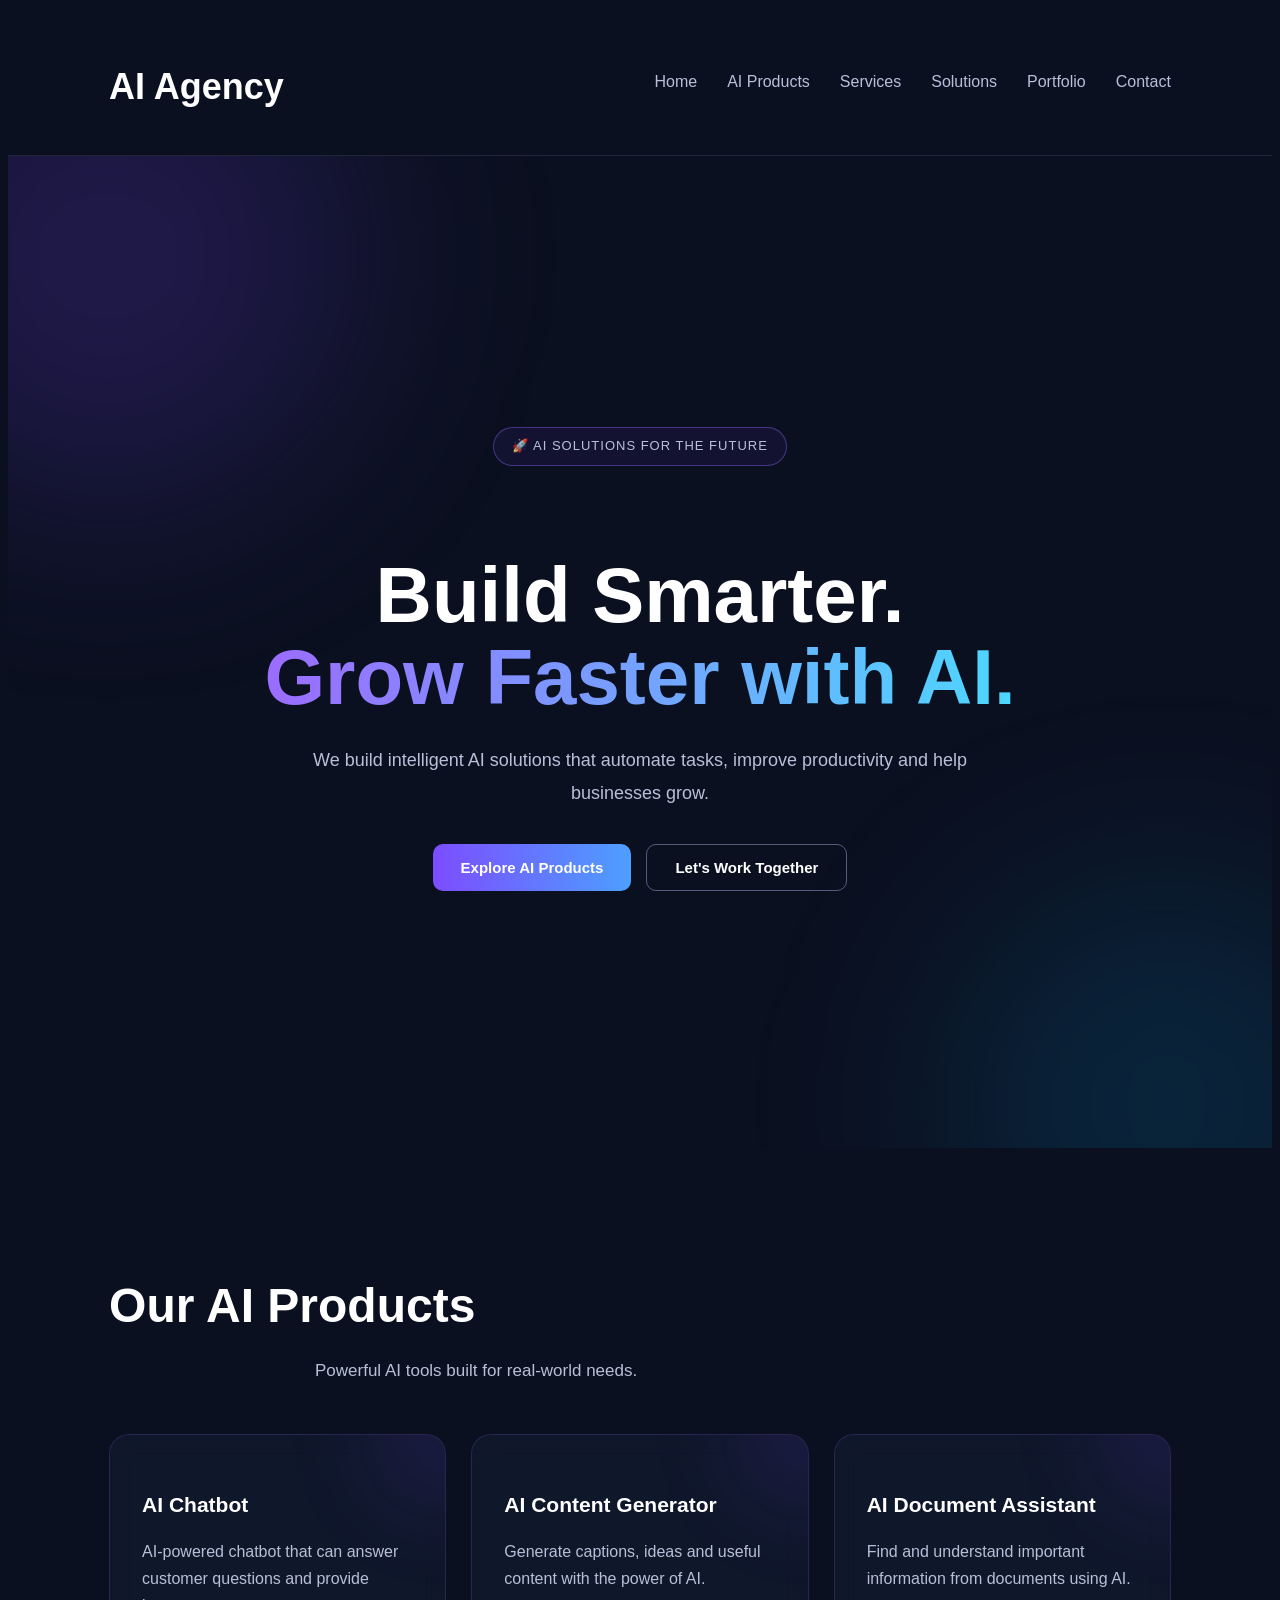
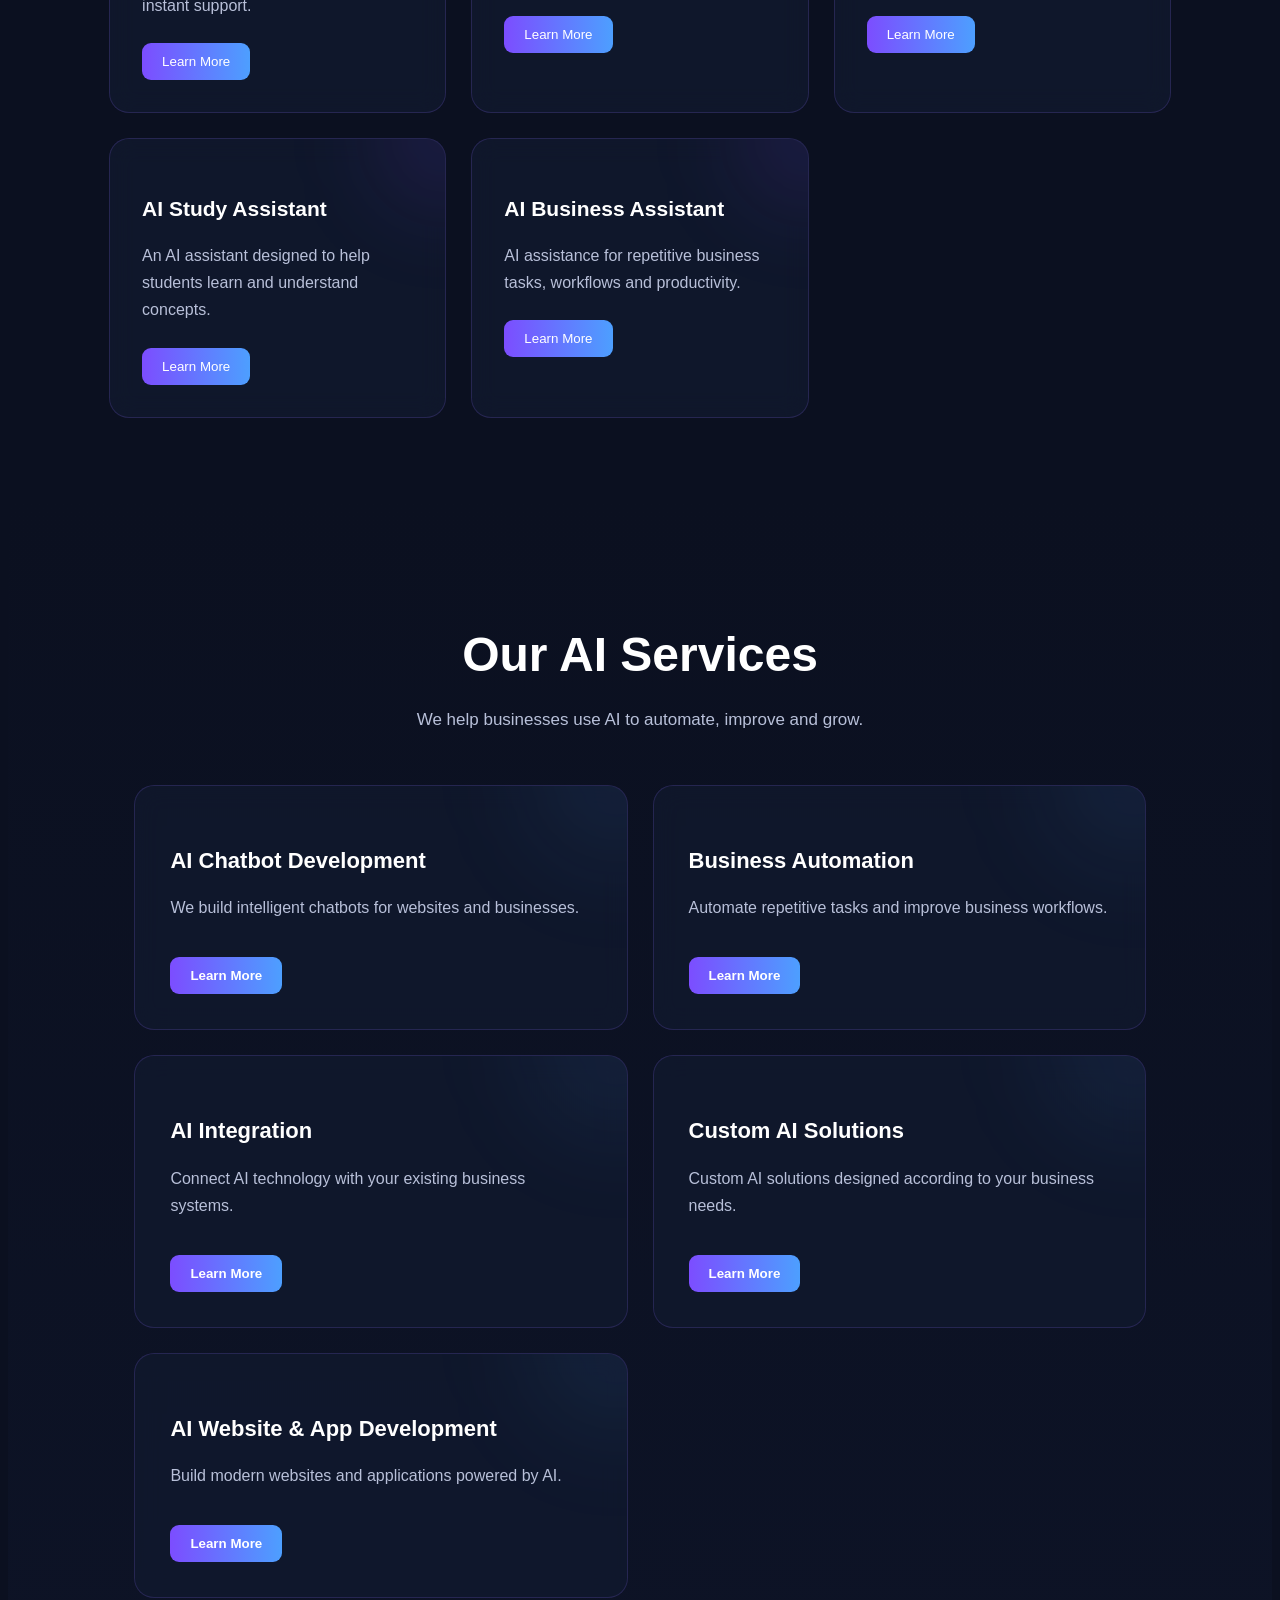
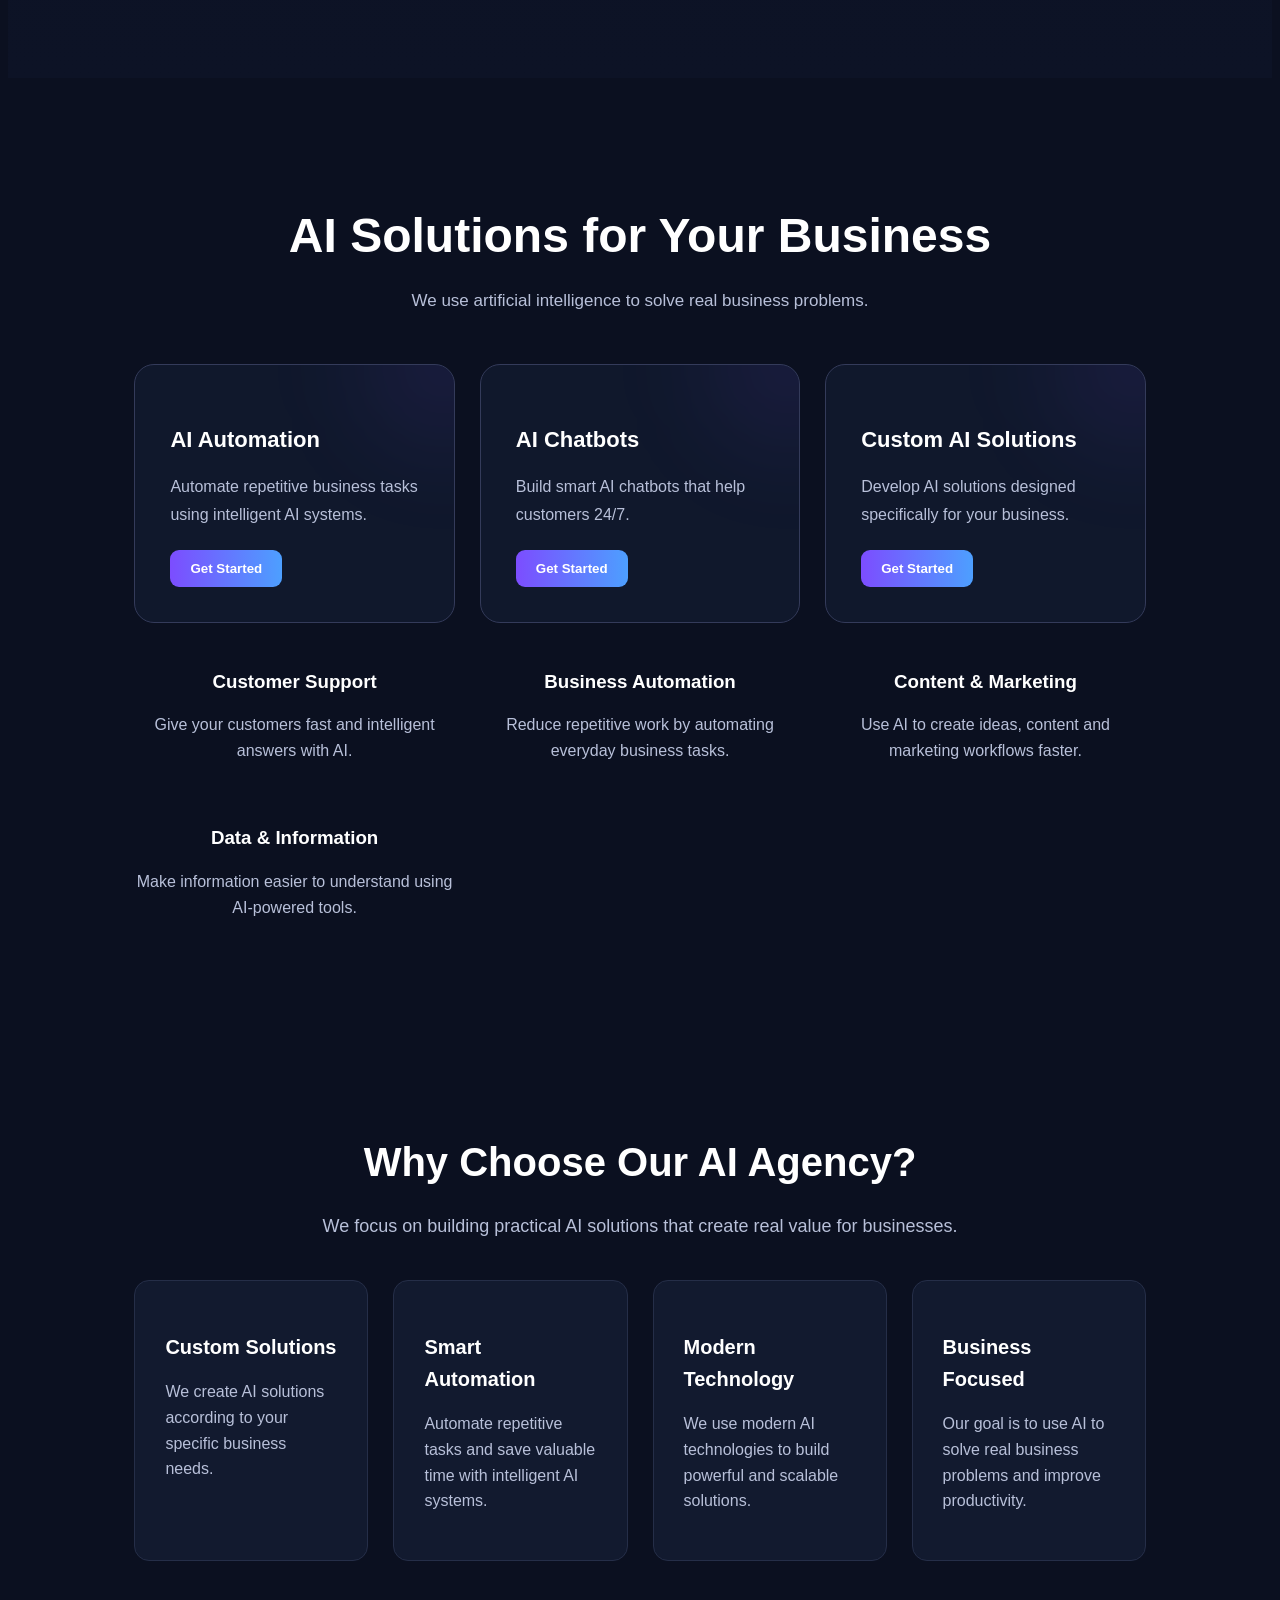
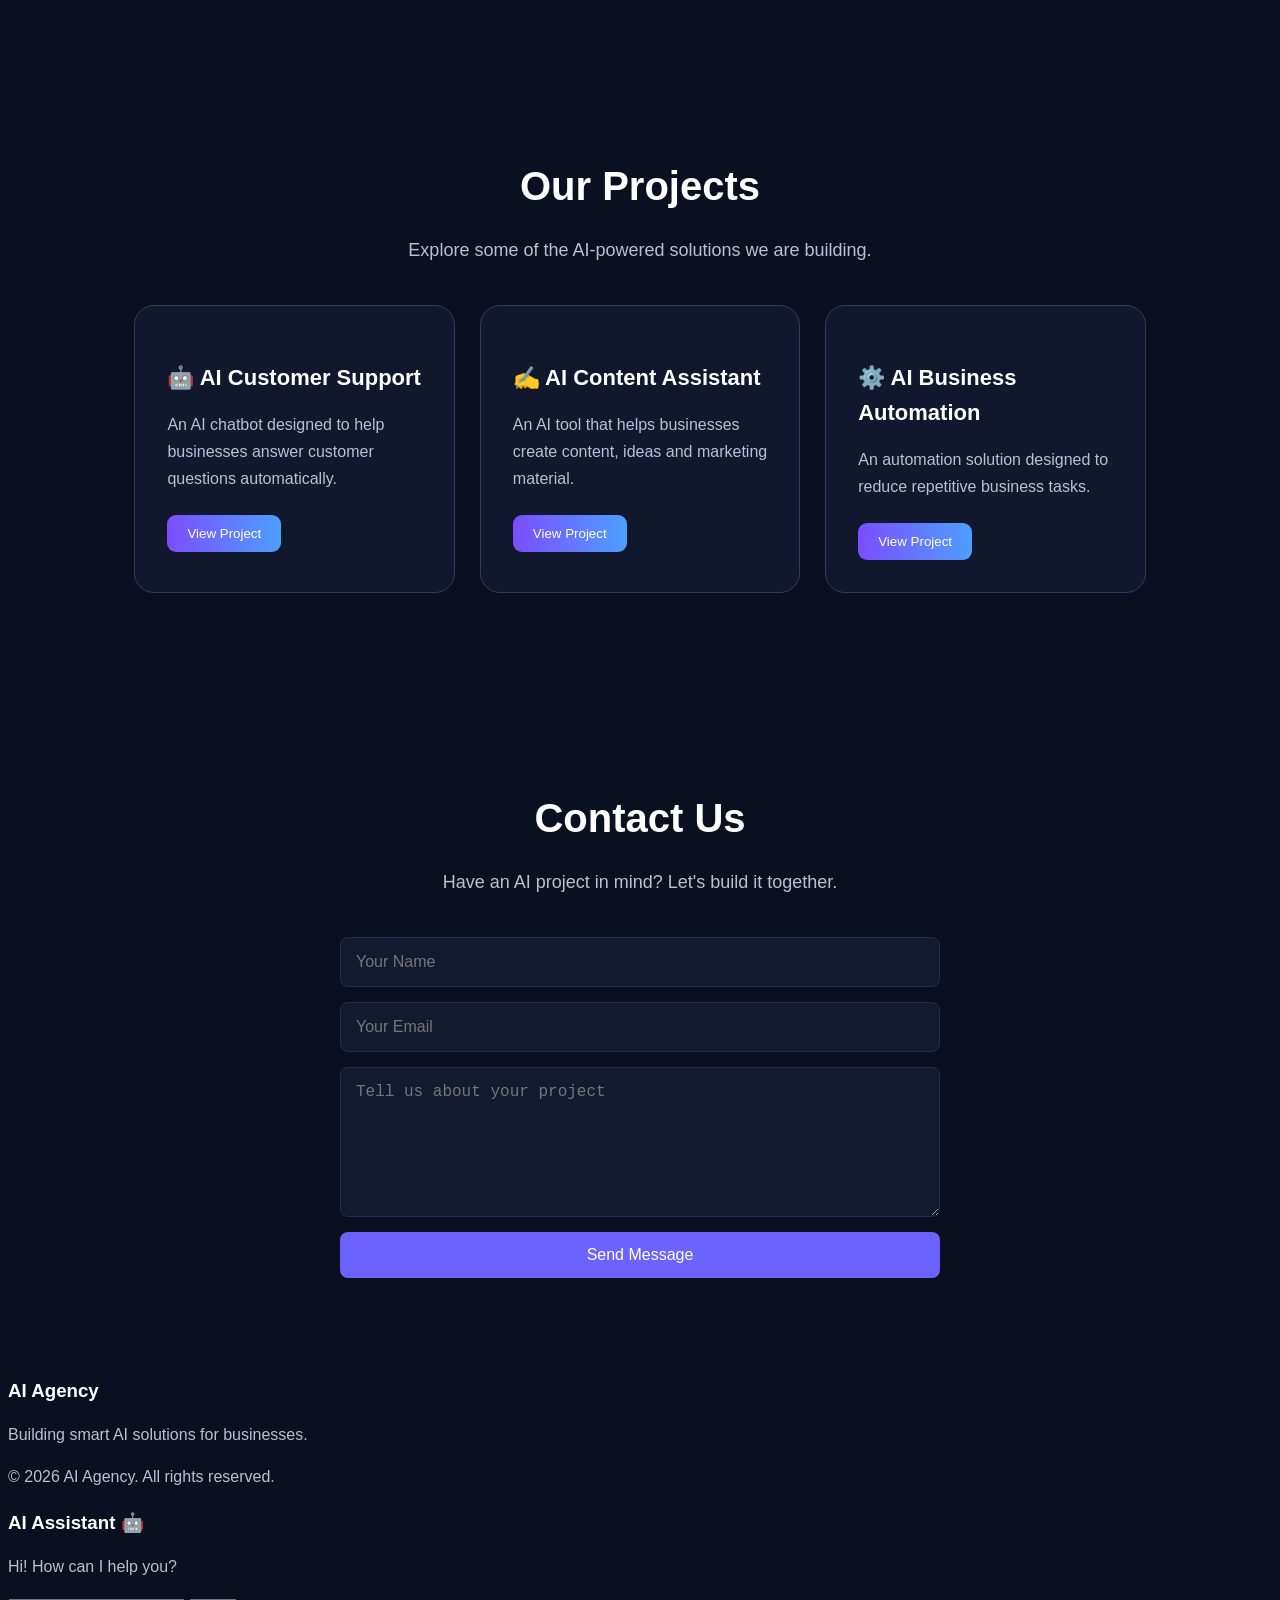
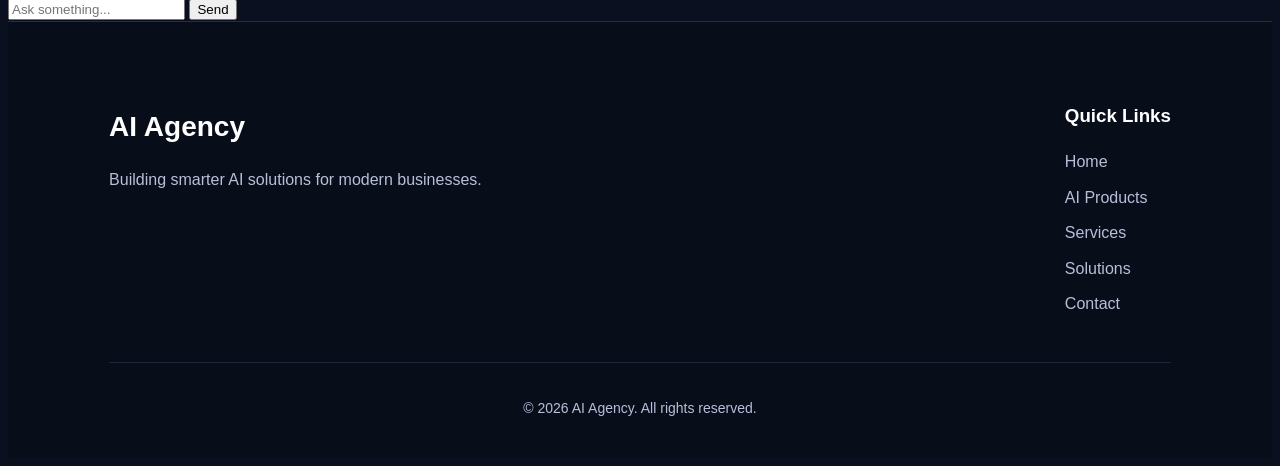
<file: index.html>
<!DOCTYPE html>
<html lang="en">

<head>
    <meta charset="UTF-8">
    <meta name="viewport" content="width=device-width, initial-scale=1.0">

    <title>AI Agency</title>


    <link rel="stylesheet" href="/style.css">

</head>


<body>

    <!-- NAVBAR -->
    <header>

        <nav>

            <h2>AI Agency</h2>

            <ul>
                <a href="#home">Home</a>
                <a href="#products">AI Products</a>
                <a href="#services">Services</a>
                <a href="#solutions">Solutions</a>
                <a href="#portfolio">Portfolio</a>
                <a href="#contact">Contact</a>
            </ul>
            

        </nav>

    </header>


    <section id="home" class="hero">

        <div class="hero-content">
    
            <p class="hero-badge">
                🚀 AI SOLUTIONS FOR THE FUTURE
            </p>
    
            <h1>
                Build Smarter.<br>
                <span>Grow Faster with AI.</span>
            </h1>
    
            <p class="hero-text">
                We build intelligent AI solutions that automate tasks,
                improve productivity and help businesses grow.
            </p>
    
            <div class="hero-buttons">
    
                <button onclick="location.href='#products'">
                    Explore AI Products
                </button>
    
                <button onclick="location.href='#contact'">
                    Let's Work Together
                </button>
    
            </div>
    
        </div>
    
    </section>
           <!-- AI PRODUCTS SECTION -->
           <section id="products"
            class= "product-section">

            <h2>Our AI Products</h2>

            <p>Powerful AI tools built for real-world needs.</p>

            <div class= "product-grid">

            
               <!-- Product 1 -->
                <div class="product-card">
                    <h3>AI Chatbot</h3>
                    <p>
                        AI-powered chatbot that can answer customer questions
                        and provide instant support.
                    </p>
                     <button onclick="showService('AI Chatbot')">Learn More</button>
                </div>

            <!-- Product 2 -->
                <div class="product-card">
                    <h3>AI Content Generator</h3>
                    <p>
                        Generate captions, ideas and useful content
                        with the power of AI.
                    </p>
                    <button onclick="showService('AI Content Generator')">Learn More</button>
                </div>


            <!-- Product 3 -->
                <div class="product-card">
                    <h3>AI Document Assistant</h3>
                    <p>
                        Find and understand important information
                        from documents using AI.
                    </p>
                    <button onclick="showService('AI Document Assistant')">Learn More</button>
                </div>

            <!-- Product 4 -->
                <div class="product-card">
                    <h3>AI Study Assistant</h3>
                    <p>
                        An AI assistant designed to help students
                        learn and understand concepts.
                    </p>
                    <button onclick="showService('AI Study Assistant')">Learn More</button>
                </div>

                
               <!-- Product 5 -->
                <div class="product-card">
                    <h3>AI Business Assistant</h3>
                    <p>
                        AI assistance for repetitive business tasks,
                        workflows and productivity.
                    </p>
                    <button onclick="showService('AI Business Assistant')">Learn More</button>
                </div>

            </div>

        </section>        <!-- AI SERVICES SECTION -->
        <section id="services"  class="service-section">

            <h2>Our AI Services</h2>

            <p>
                We help businesses use AI to automate, improve and grow.
            </p>

            <div>

                <div>
                    <h3>AI Chatbot Development</h3>
                    <p>
                        We build intelligent chatbots for websites and businesses.
                    </p>
                    <button onclick="showProduct('AI Chatbot Development')">Learn More</button>
                </div>

                <div>
                    <h3>Business Automation</h3>
                    <p>
                        Automate repetitive tasks and improve business workflows.
                    </p>
                    <button onclick="showProduct('Business Automation')">Learn More</button>
                </div>

                <div>
                    <h3>AI Integration</h3>
                    <p>
                        Connect AI technology with your existing business systems.
                    </p>
                    <button onclick="showProduct('AI Integration')">Learn More</button>
                </div>

                <div>
                    <h3>Custom AI Solutions</h3>
                    <p>
                        Custom AI solutions designed according to your business needs.
                    </p>
                    <button onclick="showProduct('Custom AI Solutions')">Learn More</button>
                </div>

                <div>
                    <h3>AI Website & App Development</h3>
                    <p>
                        Build modern websites and applications powered by AI.
                    </p>
                    <button onclick="showProduct('AI Website & App Development')">Learn More</button>
                </div>

            </div>

        </section>        <!-- SOLUTIONS SECTION -->
        <section id="solutions" 
        class="solution-section">

            <h2>AI Solutions for Your Business</h2>

            <p>
                We use artificial intelligence to solve real business problems.
            </p>

            <div>
            

                    <div class="solution-card">
                        <h3>AI Automation</h3>
                        <p>Automate repetitive business tasks using intelligent AI systems.</p>
                        <button onclick="location.href='#contact'">Get Started</button>
                    </div>
                
                    <div class="solution-card">
                        <h3>AI Chatbots</h3>
                        <p>Build smart AI chatbots that help customers 24/7.</p>
                        <button onclick="location.href='#contact'">Get Started</button>
                    </div>
                
                    <div class="solution-card">
                        <h3>Custom AI Solutions</h3>
                        <p>Develop AI solutions designed specifically for your business.</p>
                        <button onclick="location.href='#contact'">Get Started</button>
                    </div>  

                <div>
                    <h3>Customer Support</h3>
                    <p>
                        Give your customers fast and intelligent answers with AI.
                    </p>
                </div>

                <div>
                    <h3>Business Automation</h3>
                    <p>
                        Reduce repetitive work by automating everyday business tasks.
                    </p>
                </div>

                <div>
                    <h3>Content & Marketing</h3>
                    <p>
                        Use AI to create ideas, content and marketing workflows faster.
                    </p>
                </div>

                <div>
                    <h3>Data & Information</h3>
                    <p>
                        Make information easier to understand using AI-powered tools.
                    </p>
                </div>

            </div>

        </section>        <!-- WHY CHOOSE US SECTION -->
        <!-- WHY CHOOSE US SECTION -->
<section id="why-us" class="why-section">

    <h2>Why Choose Our AI Agency?</h2>

    <p>
        We focus on building practical AI solutions that create real value
        for businesses.
    </p>

    <div class="why-grid">

        <div class="why-card">
            <h3> Custom Solutions</h3>
            <p>
                We create AI solutions according to your specific
                business needs.
            </p>
        </div>

        <div class="why-card">
            <h3>Smart Automation</h3>
            <p>
                Automate repetitive tasks and save valuable time
                with intelligent AI systems.
            </p>
        </div>

        <div class="why-card">
            <h3>Modern Technology</h3>
            <p>
                We use modern AI technologies to build powerful
                and scalable solutions.
            </p>
        </div>

        <div class="why-card">
            <h3> Business Focused</h3>
            <p>
                Our goal is to use AI to solve real business problems
                and improve productivity.
            </p>
        </div>

    </div>

</section>

               <!-- PORTFOLIO SECTION -->
<!-- PORTFOLIO SECTION -->
<section id="portfolio" class="portfolio-section">

    <h2>Our Projects</h2>

    <p>
        Explore some of the AI-powered solutions we are building.
    </p>

    <div class="portfolio-grid">

        <div class="portfolio-card">
            <h3>🤖 AI Customer Support</h3>
            <p>
                An AI chatbot designed to help businesses answer
                customer questions automatically.
            </p>

            <button onclick="showPortfolio('AI Customer Support')">
                View Project
            </button>
        </div>

        <div class="portfolio-card">
            <h3>✍️ AI Content Assistant</h3>
            <p>
                An AI tool that helps businesses create content,
                ideas and marketing material.
            </p>

            <button onclick="showPortfolio('AI Content Assistant')">
                View Project
            </button>
        </div>

        <div class="portfolio-card">
            <h3>⚙️ AI Business Automation</h3>
            <p>
                An automation solution designed to reduce repetitive
                business tasks.
            </p>

            <button onclick="showPortfolio('AI Business Automation')">
                View Project
            </button>
        </div>

    </div>

</section>
<section id="contact">

    <h2>Contact Us</h2>

    <p>Have an AI project in mind? Let's build it together.</p>

    <form action="/contact" method="POST">

        <input type="text" name="name" placeholder="Your Name" required>

        <input type="email" name="email" placeholder="Your Email" required>

        <textarea name="message" placeholder="Tell us about your project" required></textarea>

        <button type="submit">Send Message</button>

    </form>

</section>
    <!-- FOOTER -->
    <footer>

        <h3>AI Agency</h3>

        <p>
            Building smart AI solutions for businesses.
        </p>

        <p>
            © 2026 AI Agency. All rights reserved.
        </p>

    </footer>

    <div id="ai-chat">
        <h3>AI Assistant 🤖</h3>
    
        <div id="chat-box">
            <p>Hi! How can I help you?</p>
        </div>
    
        <input
            type="text"
            id="user-message"
            placeholder="Ask something..."
        >
    
        <button onclick="sendChatMessage()">Send</button>
    </div>
        

    <script src="/script.js"></script>
    <div id="product-modal">
        <div class="product-modal-box">
            <button class="close-btn" onclick="closeProduct()">×</button>
            <h2 id="product-title"></h2>
            <p id="product-description"></p>
            <button onclick="location.href='#contact'">Get Started</button>
        </div>
    </div>
<!-- FOOTER -->

<footer class="site-footer">

    <div class="footer-content">

        <div class="footer-brand">
            <h2>AI Agency</h2>
            <p>
                Building smarter AI solutions for modern businesses.
            </p>
        </div>

        <div class="footer-links">
            <h3>Quick Links</h3>

            <a href="#home">Home</a>
            <a href="#products">AI Products</a>
            <a href="#services">Services</a>
            <a href="#solutions">Solutions</a>
            <a href="#contact">Contact</a>
        </div>

    </div>

    <div class="footer-bottom">
        <p>© 2026 AI Agency. All rights reserved.</p>
    </div>

</footer>

    
</body>
</html>

<!-- Github connection test -->
</file>
<file: style.css>
}* {
    margin: 0;
    padding: 0;
    box-sizing: border-box;
}

body {
    font-family: Arial, sans-serif;
    background-color: #0b1020;
    color: white;
    line-height: 1.6;
}

section {
    padding: 80px 8%;
}

h1 {
    font-size: 50px;
}

h2 {
    font-size: 36px;
    margin-bottom: 20px;
}

h3 {
    margin-bottom: 10px;
}

p {
    color: #b8c0d9;
}/* NAVBAR */

header {
    padding: 20px 8%;
    border-bottom: 1px solid #20263a;
}

nav {
    display: flex;
    justify-content: space-between;
    align-items: center;
}

nav h2 {
    color: white;
}

nav ul {
    display: flex;
    list-style: none;
    gap: 30px;
}

nav a {
    color: #b8c0d9;
    text-decoration: none;
}

nav a:hover {
    color: white;
}
/* AI PRODUCTS */

.products-section {
    text-align: center;
}

.product-grid {
    display: grid;
    grid-template-columns: repeat(3, minmax(0, 1fr));
    gap: 25px;
    margin-top: 40px;
}

.product-card {
    min-width:
}
.product-card {
    background-color: #121a2f;
    border: 1px solid #252e48;
    border-radius: 15px;
    padding: 30px;
    text-align: left;
    transition: 0.3s;
}

.product-card h3 {
    font-size: 22px;
    margin-bottom: 15px;
}

.product-card p {
    margin-bottom: 20px;
}

.product-card button {
    padding: 10px 18px;
    border: none;
    border-radius: 6px;
    background-color: #6c63ff;
    color: white;
    cursor: pointer;
}

.product-card:hover {
    transform: translateY(-8px);
    border-color: #6c63ff;
}


/* AI SERVICES DESIGN */

.service-section {
    padding: 80px 10%;
    text-align: center;
}

.service-section h2 {
    font-size: 40px;
    margin-bottom: 15px;
}

.service-section > p {
    margin-bottom: 40px;
    font-size: 18px;
}

.service-section > div {
    display: grid;
    grid-template-columns: repeat(2, 1fr);
    gap: 25px;
}

.service-section > div > div {
    padding: 30px;
    border: 1px solid #555;
    border-radius: 15px;
    background: rgba(255, 255, 255, 0.05);
    text-align: left;
    transition: 0.3s;
}

.service-section > div > div:hover {
    transform: translateY(-8px);
    border-color: #6c63ff;
}

.service-section h3 {
    font-size: 22px;
    margin-bottom: 12px;
}

.service-section p {
    line-height: 1.6;
}


/* CONTACT SECTION */

#contact {
    padding: 80px 10%;
    text-align: center;
}

#contact h2 {
    font-size: 40px;
    margin-bottom: 15px;
}

#contact p {
    margin-bottom: 30px;
}

#contact form {
    max-width: 600px;
    margin: auto;
    display: flex;
    flex-direction: column;
    gap: 15px;
}

#contact input,
#contact textarea {
    padding: 15px;
    border: 1px solid #555;
    border-radius: 8px;
    background: #121a2f;
    color: white;
    font-size: 16px;
}

#contact textarea {
    min-height: 150px;
    resize: vertical;
}

#contact button {
    padding: 14px;
    border: none;
    border-radius: 8px;
    background: #6c63ff;
    color: white;
    font-size: 16px;
    cursor: pointer;
}

#contact button:hover {
    background: #574fff;
}


/* SOLUTIONS SECTION */

.solution-section {
    padding: 80px 10%;
    text-align: center;
}

.solution-section h2 {
    font-size: 40px;
    margin-bottom: 15px;
}

.solution-section > p {
    margin-bottom: 40px;
    font-size: 18px;
}

.solution-section > div {
    display: grid;
    grid-template-columns: repeat(3, 1fr);
    gap: 25px;
}

.solution-card {
    padding: 30px;
    border: 1px solid #555;
    border-radius: 15px;
    background: rgba(255, 255, 255, 0.05);
    text-align: left;
    transition: 0.3s;
}

.solution-card:hover {
    transform: translateY(-8px);
    border-color: #6c63ff;
}

.solution-card h3 {
    font-size: 22px;
    margin-bottom: 12px;
}

.solution-card p {
    line-height: 1.6;
    margin-bottom: 20px;
}

.solution-card button {
    padding: 10px 18px;
    border: none;
    border-radius: 6px;
    background: #6c63ff;
    color: white;
    cursor: pointer;
}

.solution-card button:hover {
    background: #574fff;
}



/* MOBILE RESPONSIVE */

@media (max-width: 768px) {

    nav {
        flex-direction: column;
        gap: 15px;
    }

    nav ul {
        flex-wrap: wrap;
        justify-content: center;
        gap: 15px;
    }

    main section:first-child h1 {
        font-size: 42px;
    }

    .product-grid {
        grid-template-columns: 1fr;
    }

    .service-section > div {
        grid-template-columns: 1fr;
    }

    .solution-section > div {
        grid-template-columns: 1fr;
    }

}


html {
    scroll-behavior: smooth;
}


ai-chat {
    position: fixed !important;
    right: 20px !important;
    bottom: 20px !important;
    width: 300px;
    padding: 20px;
    background: #121a2f;
    border: 2px solid #6c63ff;
    border-radius: 15px;
    z-index: 99999 !important;
}

/* WHY CHOOSE US */
.why-section {
    padding: 80px 10%;
    text-align: center;
}

.why-section h2 {
    font-size: 40px;
    margin-bottom: 15px;
}

.why-section > p {
    font-size: 18px;
    margin-bottom: 40px;
}

.why-grid {
    display: grid;
    grid-template-columns: repeat(4, 1fr);
    gap: 25px;
}

.why-card {
    padding: 30px;
    background: #121a2f;
    border: 1px solid #252e48;
    border-radius: 15px;
    text-align: left;
    transition: 0.3s;
}

.why-card:hover {
    transform: translateY(-8px);
    border-color: #6c63ff;
}

.why-card h3 {
    font-size: 20px;
    margin-bottom: 15px;
}

.why-card p {
    line-height: 1.6;
}

/* MOBILE */
@media (max-width: 768px) {
    .why-grid {
        grid-template-columns: 1fr;
    }
}

/* PORTFOLIO */
.portfolio-section {
    padding: 80px 10%;
    text-align: center;
}

.portfolio-section h2 {
    font-size: 40px;
    margin-bottom: 15px;
}

.portfolio-section > p {
    font-size: 18px;
    margin-bottom: 40px;
}

.portfolio-grid {
    display: grid;
    grid-template-columns: repeat(3, 1fr);
    gap: 25px;
}

.portfolio-card {
    padding: 30px;
    background: #121a2f;
    border: 1px solid #252e48;
    border-radius: 15px;
    text-align: left;
    transition: 0.3s;
}

.portfolio-card:hover {
    transform: translateY(-8px);
    border-color: #6c63ff;
}

.portfolio-card h3 {
    font-size: 22px;
    margin-bottom: 15px;
}

.portfolio-card p {
    line-height: 1.6;
    margin-bottom: 20px;
}

.portfolio-card button {
    padding: 10px 18px;
    border: none;
    border-radius: 6px;
    background: #6c63ff;
    color: white;
    cursor: pointer;
}

.portfolio-card button:hover {
    background: #574fff;
}

/* MOBILE */
@media (max-width: 768px) {
    .portfolio-grid {
        grid-template-columns: 1fr;
    }
}

/* CONTACT SECTION */
#contact {
    padding: 80px 10%;
    text-align: center;
}

#contact h2 {
    font-size: 40px;
    margin-bottom: 15px;
}

#contact > p {
    font-size: 18px;
    margin-bottom: 40px;
}

#contact form {
    max-width: 600px;
    margin: auto;
    display: flex;
    flex-direction: column;
    gap: 15px;
}

#contact input,
#contact textarea {
    width: 100%;
    box-sizing: border-box;
    padding: 15px;
    border: 1px solid #252e48;
    border-radius: 8px;
    background: #121a2f;
    color: white;
    font-size: 16px;
}

#contact input:focus,
#contact textarea:focus {
    outline: none;
    border-color: #6c63ff;
}

#contact textarea {
    min-height: 150px;
    resize: vertical;
}

#contact button {
    padding: 14px;
    border: none;
    border-radius: 8px;
    background: #6c63ff;
    color: white;
    font-size: 16px;
    cursor: pointer;
}

#contact button:hover {
    background: #574fff;
}

/* NAVBAR IMPROVEMENT */

nav {
    position: sticky;
    top: 0;
    z-index: 1000;
}

nav ul a {
    display: inline-block;
    padding: 8px 0;
    transition: 0.3s;
}

nav ul a:hover {
    transform: translateY(-2px);
}

/* MOBILE NAVBAR */
@media (max-width: 768px) {

    nav {
        padding: 18px 5%;
    }

    nav ul {
        gap: 12px;
    }

    nav ul a {
        font-size: 14px;
    }
}

#product-modal {
    display: none;
    position: fixed;
    inset: 0;
    background: rgba(0, 0, 0, 0.75);
    justify-content: center;
    align-items: center;
    z-index: 9999;
}

.product-modal-box {
    background: #151b35;
    padding: 35px;
    width: 90%;
    max-width: 500px;
    border-radius: 15px;
    text-align: center;
    position: relative;
}

.product-modal-box h2 {
    margin-bottom: 15px;
}

.product-modal-box p {
    margin-bottom: 25px;
}

.close-btn {
    position: absolute;
    right: 15px;
    top: 10px;
    background: none;
    border: none;
    color: white;
    font-size: 28px;
    cursor: pointer;
}

/* ===== PREMIUM HERO ===== */

.hero {
    min-height: 88vh;
    display: flex;
    align-items: center;
    justify-content: center;
    text-align: center;
    padding: 100px 8%;
    position: relative;
    overflow: hidden;
}

.hero::before {
    content: "";
    position: absolute;
    width: 500px;
    height: 500px;
    background: rgba(120, 70, 255, 0.18);
    border-radius: 50%;
    filter: blur(100px);
    top: -150px;
    left: -150px;
}

.hero::after {
    content: "";
    position: absolute;
    width: 450px;
    height: 450px;
    background: rgba(0, 180, 255, 0.12);
    border-radius: 50%;
    filter: blur(100px);
    bottom: -180px;
    right: -120px;
}

.hero-content {
    max-width: 900px;
    position: relative;
    z-index: 1;
}

.hero-badge {
    display: inline-block;
    padding: 8px 18px;
    margin-bottom: 25px;
    border: 1px solid rgba(150, 100, 255, 0.4);
    border-radius: 30px;
    background: rgba(120, 70, 255, 0.08);
    font-size: 13px;
    letter-spacing: 1px;
}

.hero h1 {
    font-size: clamp(45px, 7vw, 78px);
    line-height: 1.05;
    margin-bottom: 25px;
    font-weight: 800;
}

.hero h1 span {
    background: linear-gradient(90deg, #9b6cff, #4dd8ff);
    -webkit-background-clip: text;
    -webkit-text-fill-color: transparent;
}

.hero-text {
    max-width: 680px;
    margin: 0 auto 35px;
    color: #b8bfd8;
    font-size: 18px;
    line-height: 1.8;
}

.hero-buttons {
    display: flex;
    justify-content: center;
    gap: 15px;
    flex-wrap: wrap;
}

.hero-buttons button {
    padding: 14px 28px;
    border: none;
    border-radius: 10px;
    background: linear-gradient(90deg, #7c4dff, #4d9fff);
    color: white;
    font-size: 15px;
    font-weight: bold;
    cursor: pointer;
    transition: 0.3s ease;
}

.hero-buttons button:hover {
    transform: translateY(-3px);
    box-shadow: 0 10px 30px rgba(100, 80, 255, 0.3);
}

.hero-buttons button:last-child {
    background: transparent;
    border: 1px solid #555d7d;
}

.hero-buttons button:last-child:hover {
    border-color: #8c6cff;
}

/* FINAL HERO FIX */

.hero {
    min-height: 88vh !important;
    display: flex !important;
    align-items: center !important;
    justify-content: center !important;
    text-align: center !important;
    padding: 100px 8% !important;
    position: relative !important;
    overflow: hidden !important;
}

.hero-content {
    width: 100% !important;
    max-width: 900px !important;
    margin: 0 auto !important;
    position: relative !important;
    z-index: 2 !important;
}

.hero h1 {
    font-size: clamp(45px, 7vw, 78px) !important;
    line-height: 1.05 !important;
    margin-bottom: 25px !important;
    font-weight: 800 !important;
}

.hero h1 span {
    background: linear-gradient(90deg, #9b6cff, #4dd8ff) !important;
    -webkit-background-clip: text !important;
    -webkit-text-fill-color: transparent !important;
}

.hero-text {
    max-width: 680px !important;
    margin: 0 auto 35px !important;
    font-size: 18px !important;
    line-height: 1.8 !important;
}

.hero-buttons {
    display: flex !important;
    justify-content: center !important;
    gap: 15px !important;
    flex-wrap: wrap !important;
}

/* ===== PREMIUM AI PRODUCTS ===== */

#products {
    position: relative;
    background: #0b1020;
}

#products h2 {
    font-size: clamp(32px, 5vw, 48px);
    margin-bottom: 12px;
}

#products > p {
    max-width: 650px;
    margin: 0 auto;
    font-size: 17px;
}

.product-grid {
    margin-top: 50px !important;
    display: grid;
    grid-template-columns: repeat(3, 1fr);
    gap: 25px;
}

.product-card {
    position: relative;
    padding: 32px !important;
    background: rgba(18, 26, 47, 0.75) !important;
    border: 1px solid rgba(140, 108, 255, 0.18) !important;
    border-radius: 20px !important;
    backdrop-filter: blur(12px);
    transition: all 0.35s ease !important;
    overflow: hidden;
}

.product-card::before {
    content: "";
    position: absolute;
    width: 140px;
    height: 140px;
    background: rgba(124, 77, 255, 0.12);
    border-radius: 50%;
    filter: blur(45px);
    top: -70px;
    right: -70px;
}

.product-card:hover {
    transform: translateY(-10px) !important;
    border-color: rgba(140, 108, 255, 0.7) !important;
    box-shadow: 0 20px 50px rgba(80, 60, 180, 0.18);
}

.product-card h3 {
    position: relative;
    font-size: 21px;
    margin-bottom: 14px;
}

.product-card p {
    position: relative;
    margin-bottom: 24px;
    line-height: 1.7;
}

.product-card button {
    position: relative;
    padding: 11px 20px !important;
    border-radius: 9px !important;
    background: linear-gradient(90deg, #7c4dff, #4d9fff) !important;
    transition: 0.3s ease;
}

.product-card button:hover {
    transform: translateY(-2px);
    box-shadow: 0 8px 25px rgba(100, 80, 255, 0.3);
}

/* PRODUCTS MOBILE */

@media (max-width: 900px) {
    .product-grid {
        grid-template-columns: repeat(2, 1fr);
    }
}

@media (max-width: 600px) {
    .product-grid {
        grid-template-columns: 1fr;
    }
}
/* ===== PREMIUM AI SERVICES ===== */

#services {
    background: linear-gradient(
        180deg,
        #0b1020 0%,
        #0d1326 100%
    );
}

.service-section h2 {
    font-size: clamp(32px, 5vw, 48px) !important;
    margin-bottom: 12px !important;
}

.service-section > p {
    max-width: 680px;
    margin: 0 auto 50px !important;
    font-size: 17px !important;
}

.service-section > div {
    display: grid;
    grid-template-columns: repeat(2, 1fr);
    gap: 25px;
}

.service-section > div > div {
    position: relative;
    padding: 35px !important;
    background: rgba(18, 26, 47, 0.7) !important;
    border: 1px solid rgba(140, 108, 255, 0.18) !important;
    border-radius: 20px !important;
    backdrop-filter: blur(12px);
    overflow: hidden;
    transition: all 0.35s ease !important;
}

.service-section > div > div::before {
    content: "";
    position: absolute;
    width: 180px;
    height: 180px;
    background: rgba(77, 159, 255, 0.08);
    border-radius: 50%;
    filter: blur(50px);
    top: -100px;
    right: -80px;
}

.service-section > div > div:hover {
    transform: translateY(-10px) !important;
    border-color: rgba(140, 108, 255, 0.65) !important;
    box-shadow: 0 20px 50px rgba(70, 60, 180, 0.16);
}

.service-section h3 {
    position: relative;
    font-size: 22px !important;
    margin-bottom: 14px !important;
}

.service-section p {
    position: relative;
    line-height: 1.7 !important;
}

.service-section button {
    position: relative;
    margin-top: 20px;
    padding: 11px 20px;
    border: none;
    border-radius: 9px;
    background: linear-gradient(90deg, #7c4dff, #4d9fff);
    color: white;
    font-weight: bold;
    cursor: pointer;
    transition: 0.3s ease;
}

.service-section button:hover {
    transform: translateY(-2px);
    box-shadow: 0 8px 25px rgba(100, 80, 255, 0.3);
}

/* SERVICES MOBILE */

@media (max-width: 600px) {
    .service-section > div {
        grid-template-columns: 1fr;
    }
}

/* ===== PREMIUM SOLUTIONS ===== */

#solutions {
    position: relative;
    background: #0b1020;
}

.solution-section h2 {
    font-size: clamp(32px, 5vw, 48px) !important;
    margin-bottom: 12px !important;
}

.solution-section > p {
    max-width: 680px;
    margin: 0 auto 50px !important;
    font-size: 17px !important;
}

.solution-section > div {
    display: grid;
    grid-template-columns: repeat(3, 1fr);
    gap: 25px;
}

.solution-card {
    position: relative;
    padding: 35px !important;
    background: rgba(18, 26, 47, 0.7) !important;
    border: 1px solid rgba(140, 108, 255, 0.18) !important;
    border-radius: 20px !important;
    backdrop-filter: blur(12px);
    overflow: hidden;
    transition: all 0.35s ease !important;
}

.solution-card::before {
    content: "";
    position: absolute;
    width: 160px;
    height: 160px;
    background: rgba(124, 77, 255, 0.09);
    border-radius: 50%;
    filter: blur(50px);
    top: -80px;
    right: -70px;
}

.solution-card:hover {
    transform: translateY(-10px) !important;
    border-color: rgba(140, 108, 255, 0.65) !important;
    box-shadow: 0 20px 50px rgba(70, 60, 180, 0.16);
}

.solution-card h3 {
    position: relative;
    font-size: 22px !important;
    margin-bottom: 14px !important;
}

.solution-card p {
    position: relative;
    line-height: 1.7 !important;
    margin-bottom: 22px !important;
}

.solution-card button {
    position: relative;
    padding: 11px 20px !important;
    border-radius: 9px !important;
    background: linear-gradient(90deg, #7c4dff, #4d9fff) !important;
    font-weight: bold;
    transition: 0.3s ease;
}

.solution-card button:hover {
    transform: translateY(-2px);
    box-shadow: 0 8px 25px rgba(100, 80, 255, 0.3);
}
@media (max-width: 600px) {
    .service-section > div {
        grid-template-columns: 1fr;
    }
}


/* ===== PREMIUM SOLUTIONS ===== */

#solutions {
    position: relative;
    background: #0b1020;
}

.solution-section h2 {
    font-size: clamp(32px, 5vw, 48px) !important;
    margin-bottom: 12px !important;
}

.solution-section > p {
    max-width: 680px;
    margin: 0 auto 50px !important;
    font-size: 17px !important;
}

.solution-section > div {
    display: grid;
    grid-template-columns: repeat(3, 1fr);
    gap: 25px;
}

.solution-card {
    position: relative;
    padding: 35px !important;
    background: rgba(18, 26, 47, 0.7) !important;
    border: 1px solid rgba(140, 108, 255, 0.18) !important;
    border-radius: 20px !important;
    backdrop-filter: blur(12px);
    overflow: hidden;
    transition: all 0.35s ease !important;
}

.solution-card::before {
    content: "";
    position: absolute;
    width: 160px;
    height: 160px;
    background: rgba(124, 77, 255, 0.09);
    border-radius: 50%;
    filter: blur(50px);
    top: -80px;
    right: -70px;
}

.solution-card:hover {
    transform: translateY(-10px) !important;
    border-color: rgba(140, 108, 255, 0.65) !important;
    box-shadow: 0 20px 50px rgba(70, 60, 180, 0.16);
}

.solution-card h3 {
    position: relative;
    font-size: 22px !important;
    margin-bottom: 14px !important;
}

.solution-card p {
    position: relative;
    line-height: 1.7 !important;
    margin-bottom: 22px !important;
}

.solution-card button {
    position: relative;
    padding: 11px 20px !important;
    border-radius: 9px !important;
    background: linear-gradient(90deg, #7c4dff, #4d9fff) !important;
    font-weight: bold;
    transition: 0.3s ease;
}

.solution-card button:hover {
    transform: translateY(-2px);
    box-shadow: 0 8px 25px rgba(100, 80, 255, 0.3);
}

/* SOLUTIONS MOBILE */

@media (max-width: 900px) {
    .solution-section > div {
        grid-template-columns: repeat(2, 1fr);
    }
}

@media (max-width: 600px) {
    .solution-section > div {
        grid-template-columns: 1fr;
    }
}/* ===== PREMIUM SOLUTIONS ===== */

#solutions {
    position: relative;
    background: #0b1020;
}

.solution-section h2 {
    font-size: clamp(32px, 5vw, 48px) !important;
    margin-bottom: 12px !important;
}

.solution-section > p {
    max-width: 680px;
    margin: 0 auto 50px !important;
    font-size: 17px !important;
}

.solution-section > div {
    display: grid;
    grid-template-columns: repeat(3, 1fr);
    gap: 25px;
}

.solution-card {
    position: relative;
    padding: 35px !important;
    background: rgba(18, 26, 47, 0.7) !important;
    border: 1px solid rgba(140, 108, 255, 0.18) !important;
    border-radius: 20px !important;
    backdrop-filter: blur(12px);
    overflow: hidden;
    transition: all 0.35s ease !important;
}

.solution-card::before {
    content: "";
    position: absolute;
    width: 160px;
    height: 160px;
    background: rgba(124, 77, 255, 0.09);
    border-radius: 50%;
    filter: blur(50px);
    top: -80px;
    right: -70px;
}

.solution-card:hover {
    transform: translateY(-10px) !important;
    border-color: rgba(140, 108, 255, 0.65) !important;
    box-shadow: 0 20px 50px rgba(70, 60, 180, 0.16);
}

.solution-card h3 {
    position: relative;
    font-size: 22px !important;
    margin-bottom: 14px !important;
}

.solution-card p {
    position: relative;
    line-height: 1.7 !important;
    margin-bottom: 22px !important;
}

.solution-card button {
    position: relative;
    padding: 11px 20px !important;
    border-radius: 9px !important;
    background: linear-gradient(90deg, #7c4dff, #4d9fff) !important;
    font-weight: bold;
    transition: 0.3s ease;
}

.solution-card button:hover {
    transform: translateY(-2px);
    box-shadow: 0 8px 25px rgba(100, 80, 255, 0.3);
}

/* SOLUTIONS MOBILE */

@media (max-width: 900px) {
    .solution-section > div {
        grid-template-columns: repeat(2, 1fr);
    }
}

/* ===== PREMIUM SOLUTIONS ===== */

#solutions {
    position: relative;
    background: #0b1020;
}

.solution-section h2 {
    font-size: clamp(32px, 5vw, 48px) !important;
    margin-bottom: 12px !important;
}

.solution-section > p {
    max-width: 680px;
    margin: 0 auto 50px !important;
    font-size: 17px !important;
}

.solution-section > div {
    display: grid;
    grid-template-columns: repeat(3, 1fr);
    gap: 25px;
}

.solution-card {
    position: relative;
    padding: 35px !important;
    background: rgba(18, 26, 47, 0.7) !important;
    border: 1px solid rgba(140, 108, 255, 0.18) !important;
    border-radius: 20px !important;
    backdrop-filter: blur(12px);
    overflow: hidden;
    transition: all 0.35s ease !important;
}

.solution-card::before {
    content: "";
    position: absolute;
    width: 160px;
    height: 160px;
    background: rgba(124, 77, 255, 0.09);
    border-radius: 50%;
    filter: blur(50px);
    top: -80px;
    right: -70px;
}

.solution-card:hover {
    transform: translateY(-10px) !important;
    border-color: rgba(140, 108, 255, 0.65) !important;
    box-shadow: 0 20px 50px rgba(70, 60, 180, 0.16);
}

.solution-card h3 {
    position: relative;
    font-size: 22px !important;
    margin-bottom: 14px !important;
}

.solution-card p {
    position: relative;
    line-height: 1.7 !important;
    margin-bottom: 22px !important;
}

.solution-card button {
    position: relative;
    padding: 11px 20px !important;
    border-radius: 9px !important;
    background: linear-gradient(90deg, #7c4dff, #4d9fff) !important;
    font-weight: bold;
    transition: 0.3s ease;
}

.solution-card button:hover {
    transform: translateY(-2px);
    box-shadow: 0 8px 25px rgba(100, 80, 255, 0.3);
}

/* SOLUTIONS MOBILE */

@media (max-width: 900px) {
    .solution-section > div {
        grid-template-columns: repeat(2, 1fr);
    }
}


.solution-card {
    background: rgba(18, 26, 47, 0.85) !important;
    border: 1px solid #343b5a !important;
    border-radius: 20px !important;
    padding: 35px !important;
    transition: 0.3s ease !important;
}

.solution-card:hover {
    transform: translateY(-10px) !important;
    border-color: #6c63ff !important;
    box-shadow: 0 20px 45px rgba(108, 99, 255, 0.2);
}

.solution-card button {
    background: linear-gradient(90deg, #7c4dff, #4d9fff) !important;
    border-radius: 9px !important;
    padding: 11px 20px !important;
}



/* ===== PREMIUM PORTFOLIO ===== */

.portfolio-card {
    background: rgba(18, 26, 47, 0.85) !important;
    border: 1px solid #343b5a !important;
    border-radius: 20px !important;
    padding: 32px !important;
    transition: 0.3s ease !important;
}

.portfolio-card:hover {
    transform: translateY(-10px) !important;
    border-color: #6c63ff !important;
    box-shadow: 0 20px 45px rgba(108, 99, 255, 0.2);
}

.portfolio-card h3 {
    font-size: 22px !important;
    margin-bottom: 14px !important;
}

.portfolio-card p {
    line-height: 1.7 !important;
    margin-bottom: 22px !important;
}

.portfolio-card button {
    background: linear-gradient(90deg, #7c4dff, #4d9fff) !important;
    border-radius: 9px !important;
    padding: 11px 20px !important;
}

/* ===== PREMIUM FOOTER ===== */

.site-footer {
    padding: 60px 8% 25px;
    background: #080d1a;
    border-top: 1px solid #252e48;
}

.footer-content {
    display: flex;
    justify-content: space-between;
    gap: 50px;
    max-width: 1100px;
    margin: auto;
}

.footer-brand {
    max-width: 400px;
}

.footer-brand h2 {
    font-size: 28px;
    margin-bottom: 12px;
}

.footer-brand p {
    line-height: 1.7;
}

.footer-links {
    display: flex;
    flex-direction: column;
    gap: 10px;
}

.footer-links h3 {
    margin-bottom: 8px;
}

.footer-links a {
    color: #b8c0d9;
    text-decoration: none;
    transition: 0.3s;
}

.footer-links a:hover {
    color: white;
    transform: translateX(4px);
}

.footer-bottom {
    max-width: 1100px;
    margin: 45px auto 0;
    padding-top: 20px;
    border-top: 1px solid #20263a;
    text-align: center;
}

.footer-bottom p {
    font-size: 14px;
}

/* FOOTER MOBILE */

@media (max-width: 600px) {

    .footer-content {
        flex-direction: column;
    }

}
 

/* MOBILE RESPONSIVE */
@media (max-width: 768px) {

    section {
        padding: 60px 5%;
    }

    h1 {
        font-size: 38px;
    }

    h2 {
        font-size: 30px;
    }

    .hero {
        min-height: auto;
        padding: 80px 5%;
    }

    .hero h1 {
        font-size: 44px;
    }

    .hero-text {
        font-size: 16px;
    }

    .hero-buttons {
        flex-direction: column;
        align-items: center;
    }

    .hero-buttons button {
        width: 100%;
        max-width: 320px;
    }

    .product-grid {
        grid-template-columns: 1fr;
        gap: 18px;
    }

    .services-grid {
        grid-template-columns: 1fr;
    }

    .solutions-grid {
        grid-template-columns: 1fr;
    }

    .portfolio-grid {
        grid-template-columns: 1fr;
    }

    .contact-container {
        grid-template-columns: 1fr;
    }

    .footer-content {
        grid-template-columns: 1fr;
        text-align: center;
    }

    .admin-table {
        overflow-x: auto;
    }



    .admin-table {
        overflow-x: auto;
    }
    
    .admin-table table {
        width: 100%;
        border-collapse: separate;
        border-spacing: 0;
    }
    
    .admin-table th,
    .admin-table td {
        padding: 15px 25px;
        text-align: left;
    }
    
    .admin-table th {
        padding-bottom: 18px;
    }
    
    .admin-table td {
        padding-top: 14px;
        padding-bottom: 14px;
    }

    /* Admin table column spacing */
.admin-table table {
    width: 100%;
    border-collapse: separate;
    border-spacing: 0;
}

.admin-table th,
.admin-table td {
    padding: 12px 30px;
    text-align: left;
    white-space: nowrap;
}

/* Message column ko enough space */
.admin-table th:last-child,
.admin-table td:last-child {
    padding-left: 50px;
}

.admin-table td {
    padding-right: 50px;
}

.admin-table th {
    padding-right: 50px;
}

/* FIX ADMIN TABLE SPACING */

.admin-table table {
    width: 900px !important;
    border-collapse: separate !important;
    border-spacing: 0 !important;
}

.admin-table th,
.admin-table td {
    padding: 12px 20px !important;
    text-align: left !important;
}

/* ID */
.admin-table th:nth-child(1),
.admin-table td:nth-child(1) {
    width: 60px !important;
}

/* Name */
.admin-table th:nth-child(2),
.admin-table td:nth-child(2) {
    width: 150px !important;
}

/* Email */
.admin-table th:nth-child(3),
.admin-table td:nth-child(3) {
    width: 250px !important;
}

/* Message */
.admin-table th:nth-child(4),
.admin-table td:nth-child(4) {
    width: 300px !important;
}
</file>
